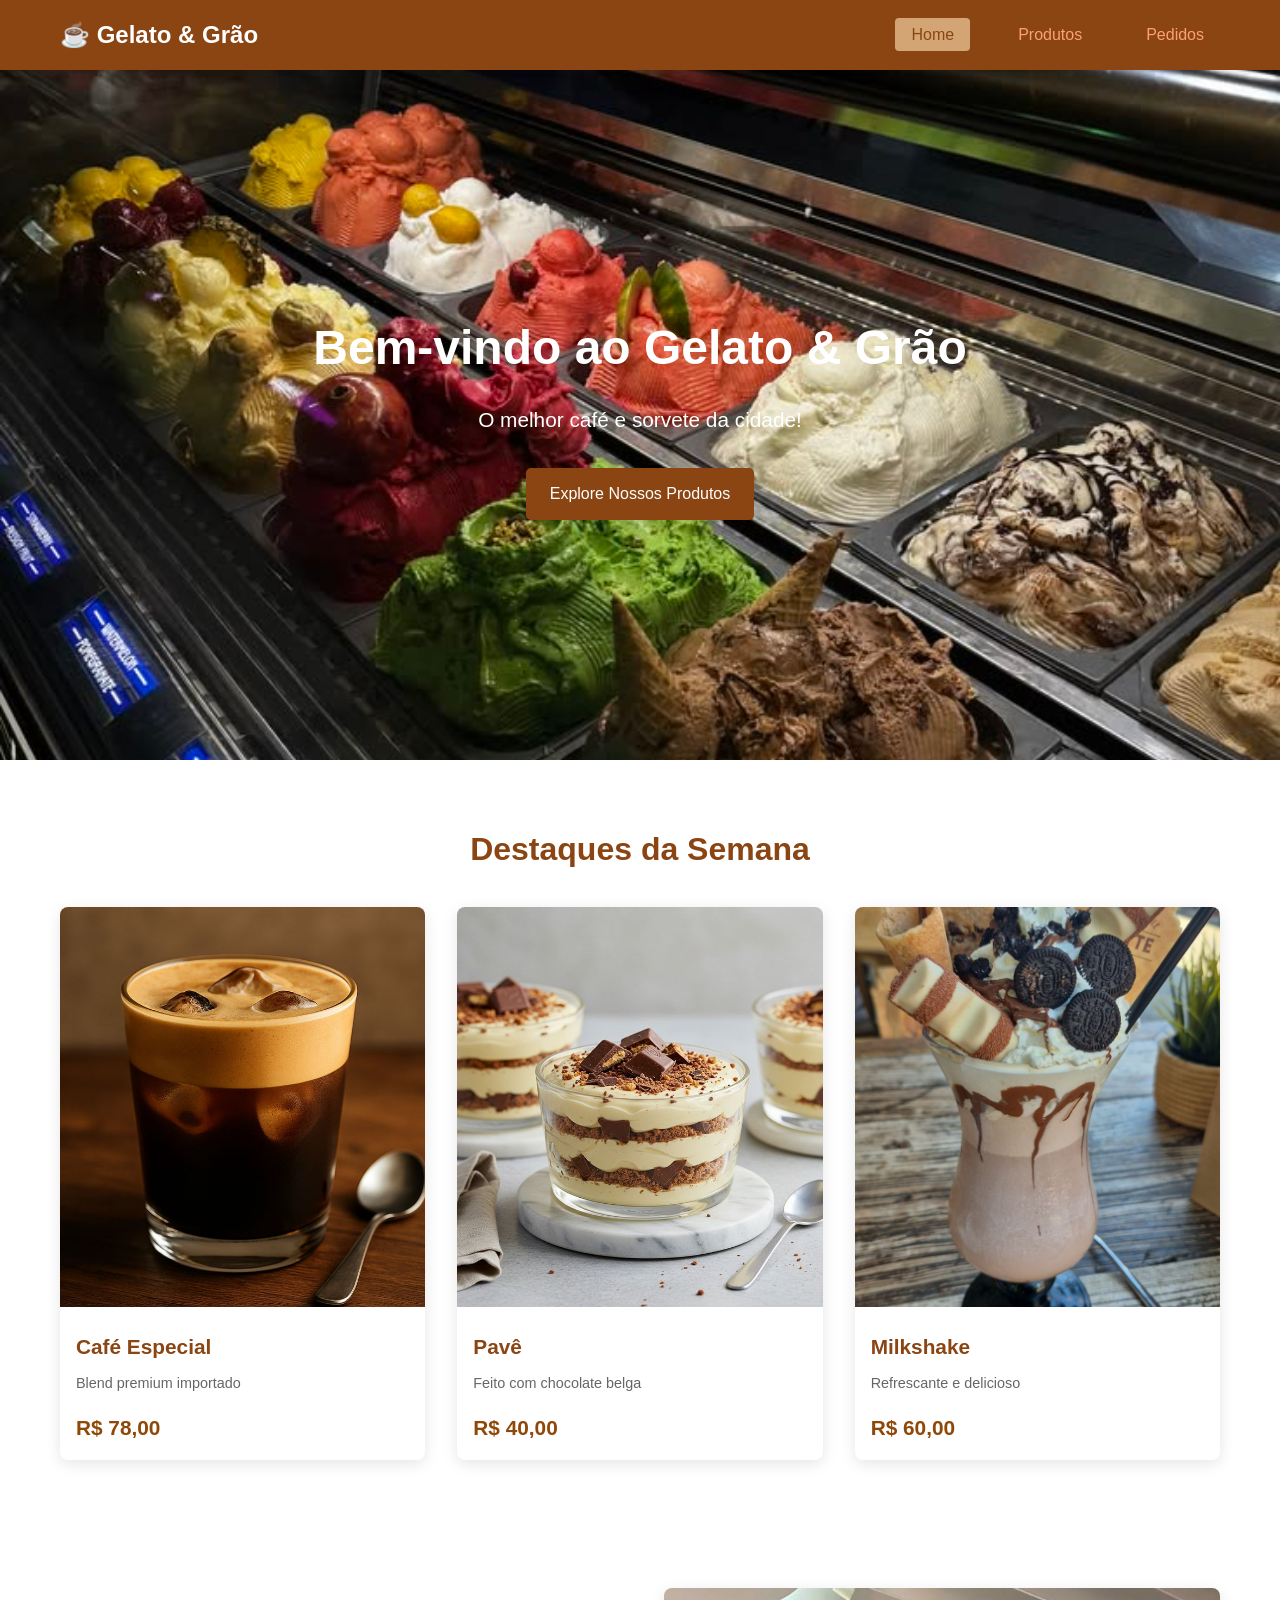
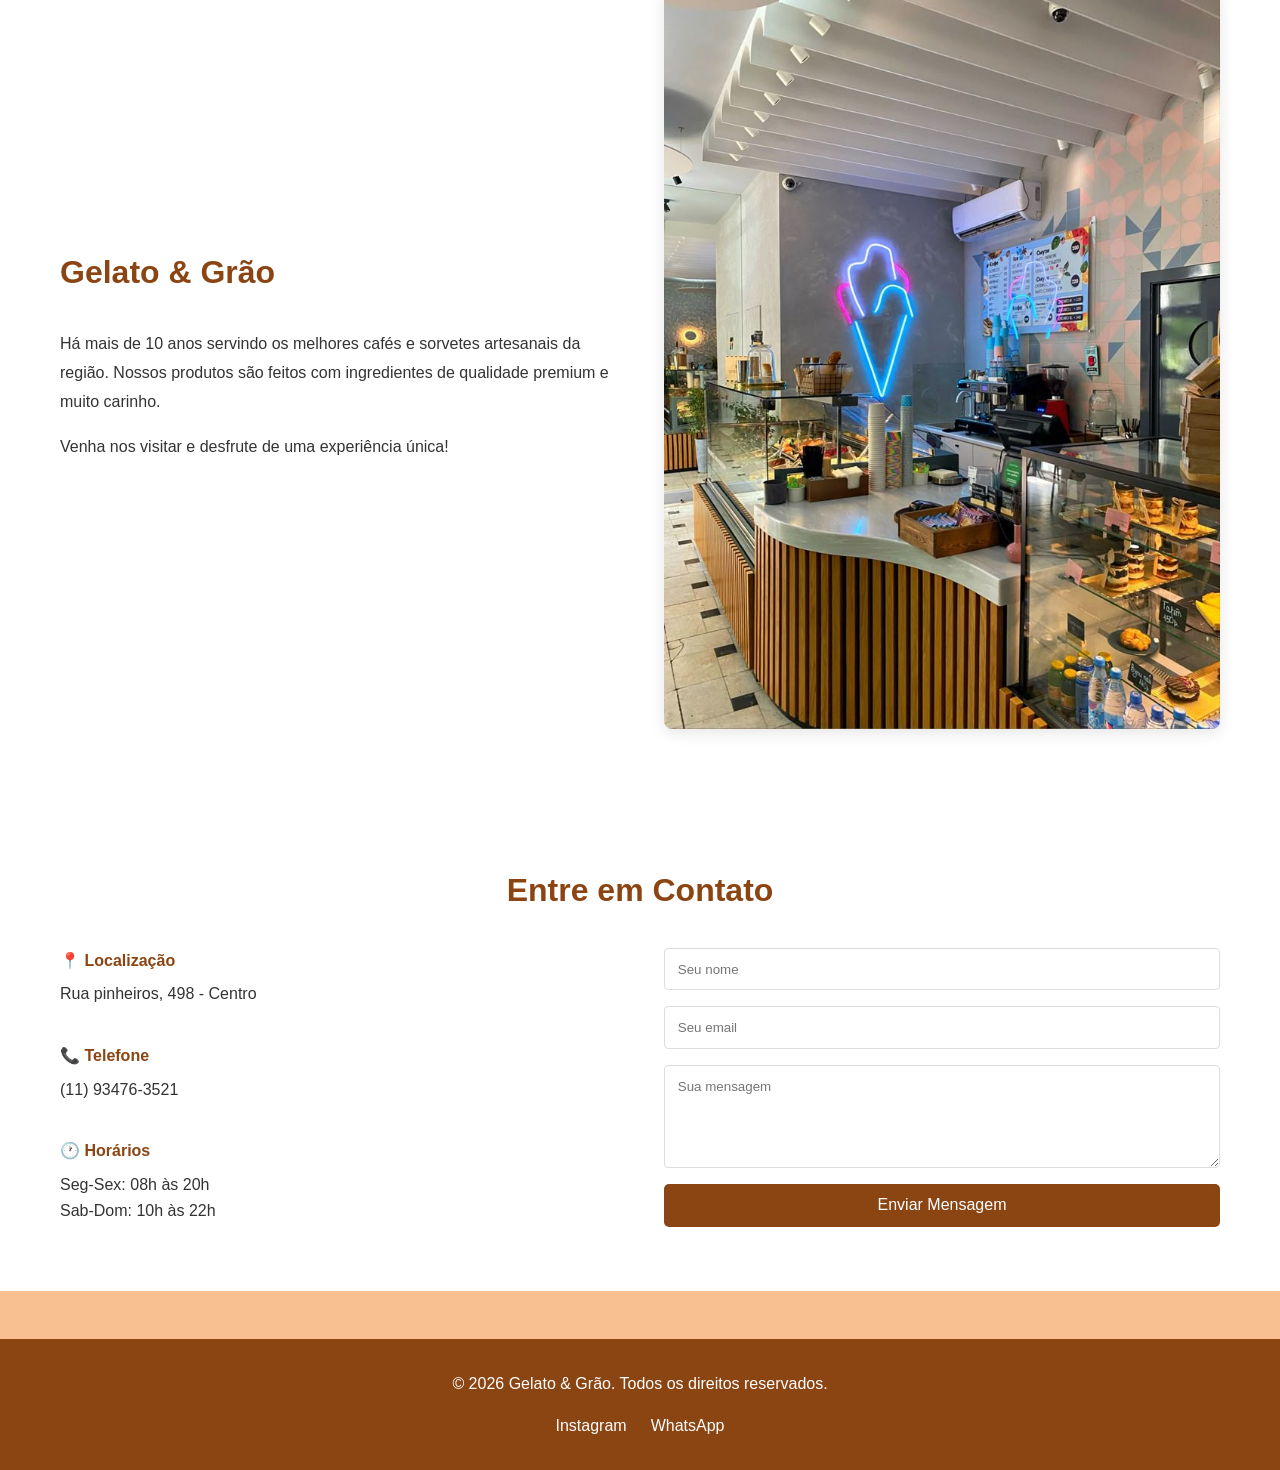
<file: Cafeteria-WEB/index.html>
<!DOCTYPE html>
<html lang="pt-BR">
<head>
    <meta charset="UTF-8">
    <meta name="viewport" content="width=device-width, initial-scale=1.0">
    <title>Café & Sorveteria - Cafeteria e Sorveteria</title>
    <link rel="stylesheet" href="/Cafeteria-WEB/css/style.css">
</head>
<body>
    <!-- HEADER/NAVEGAÇÃO -->
    <header class="header">
        <nav class="navbar">
            <div class="logo">☕ Gelato & Grão</div>
            <ul class="nav-menu">
                <li><a href="../Cafeteria-WEB/index.html" class="active">Home</a></li>
                <li><a href="/Cafeteria-WEB/template/produtos.html">Produtos</a></li>
                <li><a href="/Cafeteria-WEB/template/pedidos.html">Pedidos</a></li>
            </ul>
            <div class="hamburger">
                <span></span>
                <span></span>
                <span></span>
            </div>
        </nav>
    </header>

    <!-- HERO SECTION -->
    <section class="hero">
        <div class="hero-content">
            <h1>Bem-vindo ao Gelato & Grão</h1>
            <p>O melhor café e sorvete da cidade!</p>
            <a href="/Cafeteria-WEB/template/produtos.html" class="btn btn-primary">Explore Nossos Produtos</a>
        </div>
    </section>

    <!-- DESTAQUES -->
    <section class="destaques">
        <div class="container">
            <h2>Destaques da Semana</h2>
            <div class="destaque-grid">
                <div class="destaque-card">
                    <img src="/Cafeteria-WEB/img/cafe-expresso.jpg" alt="Café Especial">
                    <h3>Café Especial</h3>
                    <p>Blend premium importado</p>
                    <span class="preco">R$ 78,00</span>
                </div>
                <div class="destaque-card">
                    <img src="/Cafeteria-WEB/img/pavê.jpg" alt="Pavê">
                    <h3>Pavê</h3>
                    <p>Feito com chocolate belga</p>
                    <span class="preco">R$ 40,00</span>
                </div>
                <div class="destaque-card">
                    <img src="/Cafeteria-WEB/img/milkshake.jpg" alt="Milkshake">
                    <h3>Milkshake</h3>
                    <p>Refrescante e delicioso</p>
                    <span class="preco">R$ 60,00</span>
                </div>
            </div>
        </div>
    </section>

    <!-- SOBRE NÓS -->
    <section class="sobre" id="sobre">
        <div class="container">
            <div class="sobre-content">
                <div class="sobre-text">
                    <h2>Gelato & Grão</h2>
                    <p>Há mais de 10 anos servindo os melhores cafés e sorvetes artesanais da região. Nossos produtos são feitos com ingredientes de qualidade premium e muito carinho.</p>
                    <p>Venha nos visitar e desfrute de uma experiência única!</p>
                </div>
                <div class="sobre-image">
                    <img src="/Cafeteria-WEB/img/sobre.jpg" alt="Nossa loja">
                </div>
            </div>
        </div>
    </section>

    <!-- CONTATO -->
    <section class="contato" id="contato">
        <div class="container">
            <h2>Entre em Contato</h2>
            <div class="contato-content">
                <div class="contato-info">
                    <div class="info-item">
                        <h4>📍 Localização</h4>
                        <p>Rua pinheiros, 498 - Centro</p>
                    </div>
                    <div class="info-item">
                        <h4>📞 Telefone</h4>
                        <p>(11) 93476-3521</p>
                    </div>
                    <div class="info-item">
                        <h4>🕐 Horários</h4>
                        <p>Seg-Sex: 08h às 20h<br>Sab-Dom: 10h às 22h</p>
                    </div>
                </div>
                <form class="contato-form">
                    <input type="text" placeholder="Seu nome" required>
                    <input type="email" placeholder="Seu email" required>
                    <textarea placeholder="Sua mensagem" rows="5" required></textarea>
                    <button type="submit" class="btn btn-primary">Enviar Mensagem</button>
                </form>
            </div>
        </div>
    </section>

    <!-- FOOTER -->
    <footer class="footer">
        <div class="container">
            <p>&copy; 2026 Gelato & Grão. Todos os direitos reservados.</p>
            <div class="social-links">
                <a href="#">Instagram</a>
                <a href="#">WhatsApp</a>
            </div>
        </div>
    </footer>

    <script src="/Cafeteria-WEB/js/script.js"></script>
</body>
</html>
</file>
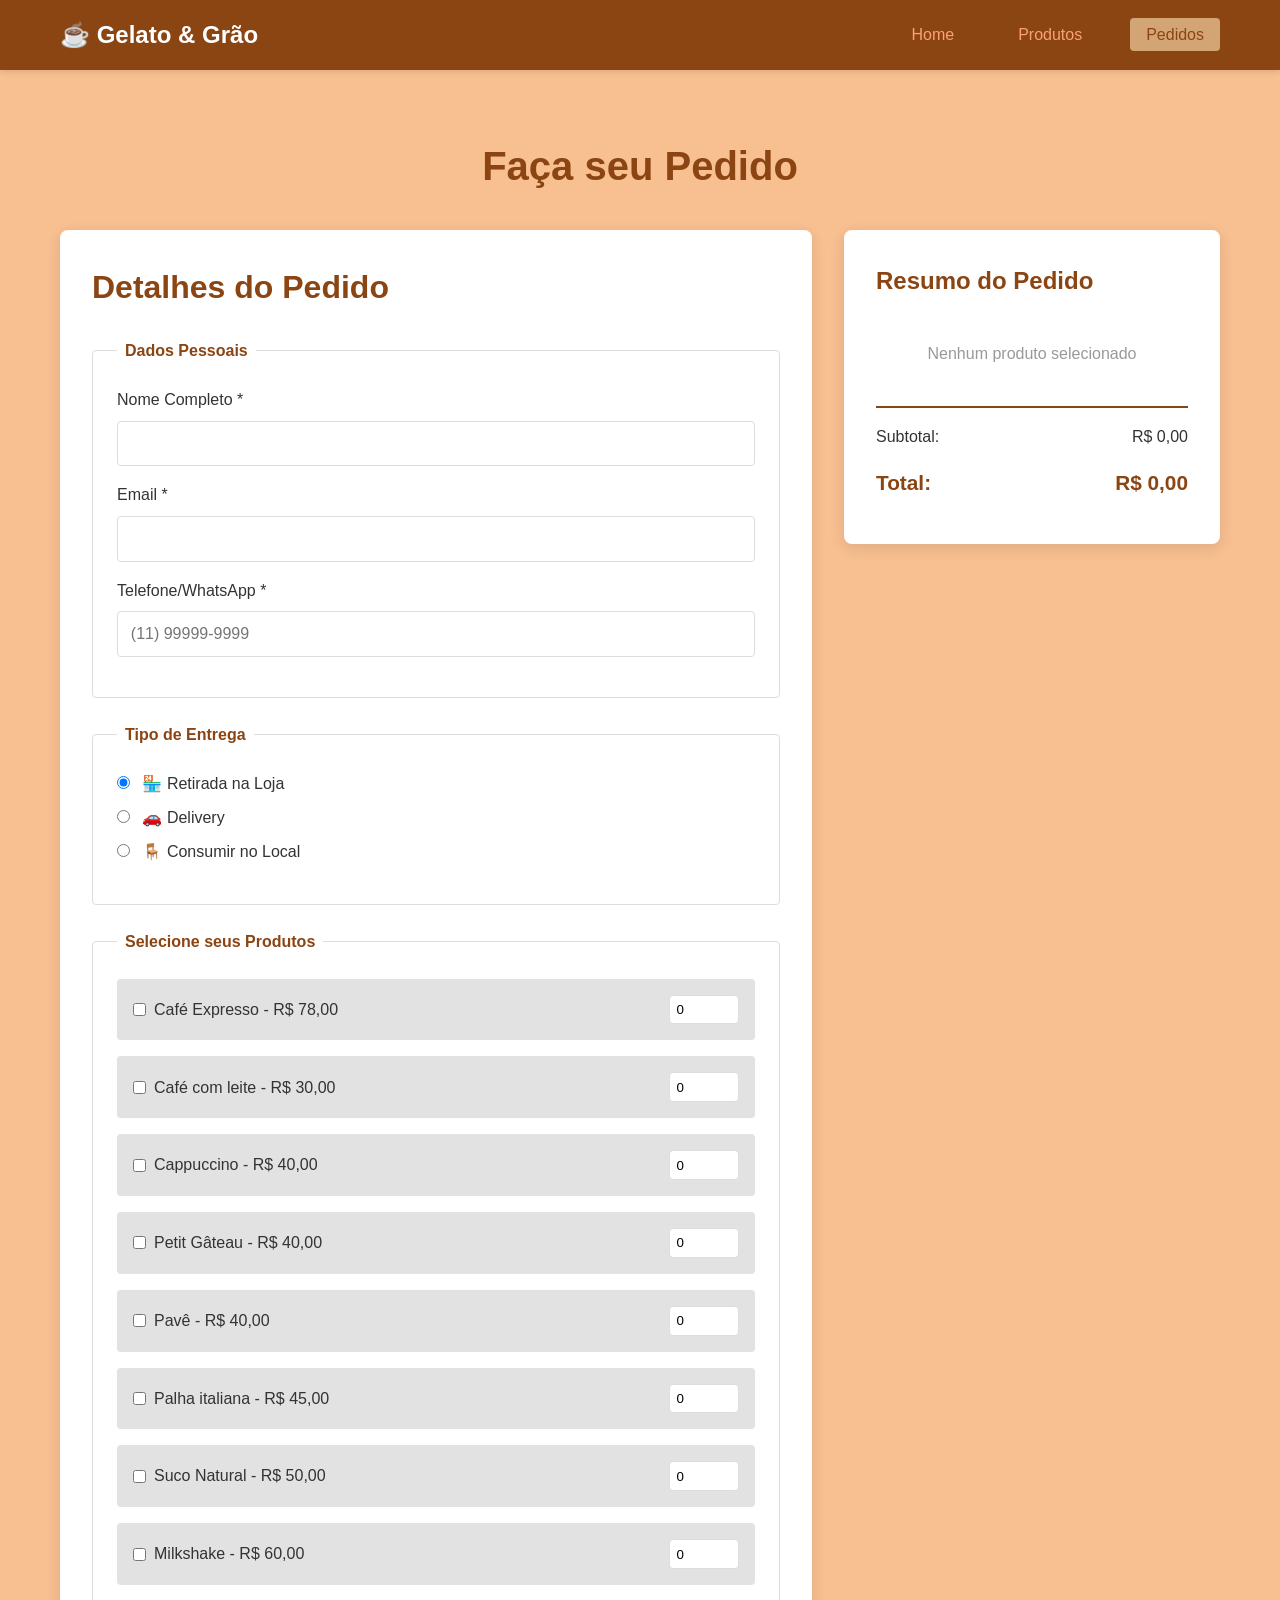
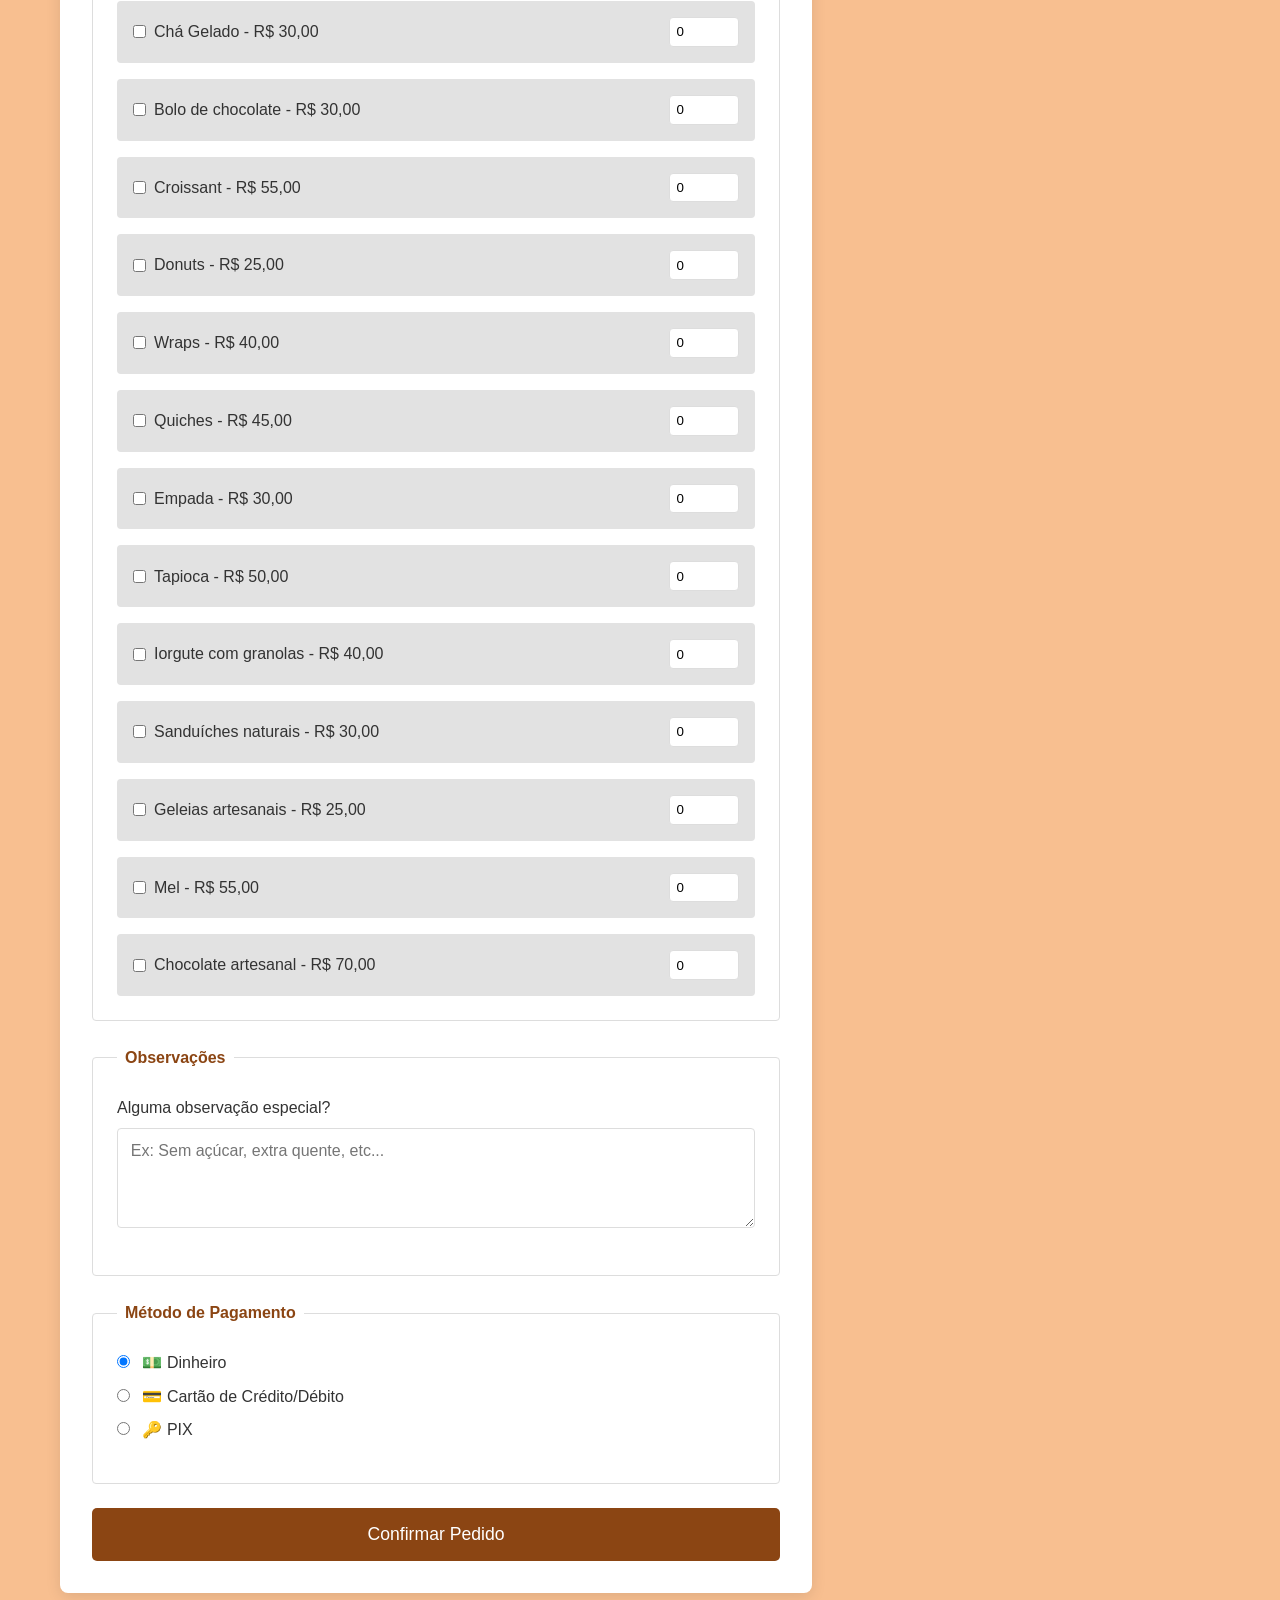
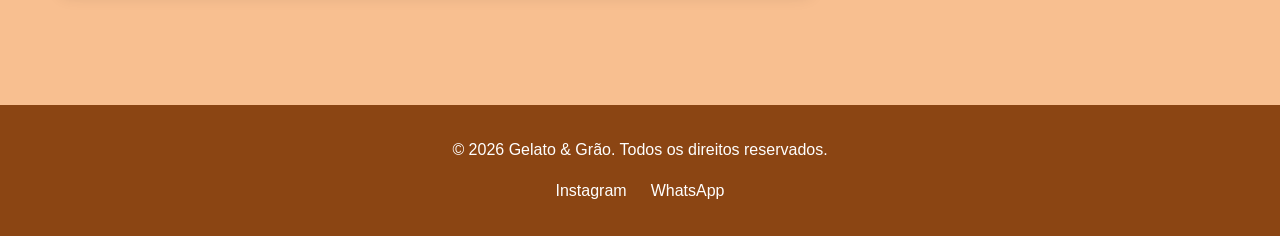
<file: Cafeteria-WEB/template/pedidos.html>
<!DOCTYPE html>
<html lang="pt-BR">
<head>
    <meta charset="UTF-8">
    <meta name="viewport" content="width=device-width, initial-scale=1.0">
    <title>Fazer Pedido - Café & Sorveteria</title>
    <link rel="stylesheet" href="/Cafeteria-WEB/css/style.css">
</head>
<body>
    <!-- HEADER/NAVEGAÇÃO -->
    <header class="header">
        <nav class="navbar">
            <div class="logo">☕ Gelato & Grão</div>
            <ul class="nav-menu">
                <li><a href="/Cafeteria-WEB/index.html">Home</a></li>
                <li><a href="/Cafeteria-WEB/template/produtos.html">Produtos</a></li>
                <li><a href="/Cafeteria-WEB/template/pedidos.html" class="active">Pedidos</a></li>
            </ul>
            <div class="hamburger">
                <span></span>
                <span></span>
                <span></span>
            </div>
        </nav>
    </header>

    <!-- PÁGINA DE PEDIDOS -->
    <section class="pedidos-page">
        <div class="container">
            <h1>Faça seu Pedido</h1>
            
            <div class="pedidos-content">
                <!-- FORMULÁRIO DE PEDIDO -->
                <div class="pedido-form-container">
                    <h2>Detalhes do Pedido</h2>
                    <form class="pedido-form" id="formPedido">
                        <!-- INFORMAÇÕES PESSOAIS -->
                        <fieldset>
                            <legend>Dados Pessoais</legend>
                            <div class="form-group">
                                <label for="nome">Nome Completo *</label>
                                <input type="text" id="nome" name="nome" required>
                            </div>
                            <div class="form-group">
                                <label for="email">Email *</label>
                                <input type="email" id="email" name="email" required>
                            </div>
                            <div class="form-group">
                                <label for="telefone">Telefone/WhatsApp *</label>
                                <input type="tel" id="telefone" name="telefone" placeholder="(11) 99999-9999" required>
                            </div>
                        </fieldset>

                        <!-- TIPO DE ENTREGA -->
                        <fieldset>
                            <legend>Tipo de Entrega</legend>
                            <div class="form-group">
                                <label>
                                    <input type="radio" name="entrega" value="retirada" checked>
                                    🏪 Retirada na Loja
                                </label>
                                <label>
                                    <input type="radio" name="entrega" value="delivery">
                                    🚗 Delivery
                                </label>
                                <label>
                                    <input type="radio" name="entrega" value="presencial">
                                    🪑 Consumir no Local
                                </label>
                            </div>
                        </fieldset>

                        <!-- ENDEREÇO (Mostrado apenas para Delivery) -->
                        <fieldset id="endereco-fieldset" style="display: none;">
                            <legend>Endereço de Entrega</legend>
                            <div class="form-group">
                                <label for="rua">Rua *</label>
                                <input type="text" id="rua" name="rua">
                            </div>
                            <div class="form-row">
                                <div class="form-group">
                                    <label for="numero">Número *</label>
                                    <input type="text" id="numero" name="numero">
                                </div>
                                <div class="form-group">
                                    <label for="complemento">Complemento</label>
                                    <input type="text" id="complemento" name="complemento">
                                </div>
                            </div>
                            <div class="form-group">
                                <label for="bairro">Bairro *</label>
                                <input type="text" id="bairro" name="bairro">
                            </div>
                        </fieldset>

                        <!-- PRODUTOS -->
                        <fieldset>
                            <legend>Selecione seus Produtos</legend>
                            <div class="produtos-pedido">
                                <div class="produto-pedido">
                                    <label>
                                        <input type="checkbox" name="produto" value="cafe-expresso" data-preco="78.00">
                                        Café Expresso - R$ 78,00
                                    </label>
                                    <input type="number" min="0" max="10" value="0" class="quantidade">
                                </div>                                
                                <div class="produto-pedido">
                                    <label>
                                        <input type="checkbox" name="produto" value="cappuccino" data-preco="30.00">
                                        Café com leite - R$ 30,00
                                    </label>
                                    <input type="number" min="0" max="10" value="0" class="quantidade">
                                </div>
                                <div class="produto-pedido">
                                    <label>
                                        <input type="checkbox" name="produto" value="cappuccino" data-preco="40.00">
                                        Cappuccino - R$ 40,00
                                    </label>
                                    <input type="number" min="0" max="10" value="0" class="quantidade">
                                </div>                             
                                <div class="produto-pedido">
                                    <label>
                                        <input type="checkbox" name="produto" value="petit-gateau" data-preco="40.00">
                                        Petit Gâteau - R$ 40,00
                                    </label>
                                    <input type="number" min="0" max="10" value="0" class="quantidade">
                                </div>
                                <div class="produto-pedido">
                                    <label>
                                        <input type="checkbox" name="produto" value="Pavê" data-preco="40.00">
                                        Pavê - R$ 40,00
                                    </label>
                                    <input type="number" min="0" max="10" value="0" class="quantidade">
                                </div>
                                <div class="produto-pedido">
                                    <label>
                                        <input type="checkbox" name="produto" value="palha-italiana" data-preco="45.00">
                                        Palha italiana - R$ 45,00
                                    </label>
                                    <input type="number" min="0" max="10" value="0" class="quantidade">
                                </div>                       
                                <div class="produto-pedido">
                                    <label>
                                        <input type="checkbox" name="produto" value="cappuccino" data-preco="50.00">
                                        Suco Natural - R$ 50,00
                                    </label>
                                    <input type="number" min="0" max="10" value="0" class="quantidade">
                                </div>
                                <div class="produto-pedido">
                                    <label>
                                        <input type="checkbox" name="produto" value="milkshake" data-preco="60.00">
                                        Milkshake - R$ 60,00
                                    </label>
                                    <input type="number" min="0" max="10" value="0" class="quantidade">
                                </div>                              
                                <div class="produto-pedido">
                                    <label>
                                        <input type="checkbox" name="produto" value="cha-gelado" data-preco="30.00">
                                        Chá Gelado - R$ 30,00
                                    </label>
                                    <input type="number" min="0" max="10" value="0" class="quantidade">
                                </div>                    
                                <div class="produto-pedido">
                                    <label>
                                        <input type="checkbox" name="produto" value="bolo de chocolate" data-preco="30.00">
                                        Bolo de chocolate - R$ 30,00
                                    </label>
                                    <input type="number" min="0" max="10" value="0" class="quantidade">
                                </div>                             
                                <div class="produto-pedido">
                                    <label>
                                        <input type="checkbox" name="produto" value="Croissant" data-preco="55.00">
                                        Croissant - R$ 55,00
                                    </label>
                                    <input type="number" min="0" max="10" value="0" class="quantidade">
                                </div>                               
                                <div class="produto-pedido">
                                    <label>
                                        <input type="checkbox" name="produto" value="Donuts" data-preco="25.00">
                                        Donuts - R$ 25,00
                                    </label>
                                    <input type="number" min="0" max="10" value="0" class="quantidade">
                                </div>
                                <div class="produto-pedido">
                                    <label>
                                        <input type="checkbox" name="produto" value="wraps" data-preco="40.00">
                                        Wraps - R$ 40,00
                                    </label>
                                    <input type="number" min="0" max="10" value="0" class="quantidade">
                                </div>
                                <div class="produto-pedido">
                                    <label>
                                        <input type="checkbox" name="produto" value="quiches" data-preco="45.00">
                                        Quiches - R$ 45,00
                                    </label>
                                    <input type="number" min="0" max="10" value="0" class="quantidade">
                                </div>
                                <div class="produto-pedido">
                                    <label>
                                        <input type="checkbox" name="produto" value="empada" data-preco="30.00">
                                        Empada - R$ 30,00
                                    </label>
                                    <input type="number" min="0" max="10" value="0" class="quantidade">
                                </div>
                                <div class="produto-pedido">
                                    <label>
                                        <input type="checkbox" name="produto" value="tapioca" data-preco="50.00">
                                        Tapioca - R$ 50,00
                                    </label>
                                    <input type="number" min="0" max="10" value="0" class="quantidade">
                                </div>
                                <div class="produto-pedido">
                                    <label>
                                        <input type="checkbox" name="produto" value="iorgute" data-preco="40.00">
                                        Iorgute com granolas - R$ 40,00
                                    </label>
                                    <input type="number" min="0" max="10" value="0" class="quantidade">
                                </div>
                                <div class="produto-pedido">
                                    <label>
                                        <input type="checkbox" name="produto" value="sanduiche" data-preco="30.00">
                                        Sanduíches naturais - R$ 30,00
                                    </label>
                                    <input type="number" min="0" max="10" value="0" class="quantidade">
                                </div>
                                <div class="produto-pedido">
                                    <label>
                                        <input type="checkbox" name="produto" value="geleias" data-preco="25.00">
                                        Geleias artesanais - R$ 25,00
                                    </label>
                                    <input type="number" min="0" max="10" value="0" class="quantidade">
                                </div>
                                <div class="produto-pedido">
                                    <label>
                                        <input type="checkbox" name="produto" value="mel" data-preco="55.00">
                                        Mel - R$ 55,00
                                    </label>
                                    <input type="number" min="0" max="10" value="0" class="quantidade">
                                </div>
                                <div class="produto-pedido">
                                    <label>
                                        <input type="checkbox" name="produto" value="chocolate" data-preco="70.00">
                                        Chocolate artesanal - R$ 70,00
                                    </label>
                                    <input type="number" min="0" max="10" value="0" class="quantidade">
                                </div>
                            </div>
                        </fieldset>

                        <!-- OBSERVAÇÕES -->
                        <fieldset>
                            <legend>Observações</legend>
                            <div class="form-group">
                                <label for="observacoes">Alguma observação especial?</label>
                                <textarea id="observacoes" name="observacoes" rows="4" placeholder="Ex: Sem açúcar, extra quente, etc..."></textarea>
                            </div>
                        </fieldset>

                        <!-- MÉTODO DE PAGAMENTO -->
                        <fieldset>
                            <legend>Método de Pagamento</legend>
                            <div class="form-group">
                                <label>
                                    <input type="radio" name="pagamento" value="dinheiro" checked>
                                    💵 Dinheiro
                                </label>
                                <label>
                                    <input type="radio" name="pagamento" value="cartao">
                                    💳 Cartão de Crédito/Débito
                                </label>
                                <label>
                                    <input type="radio" name="pagamento" value="pix">
                                    🔑 PIX
                                </label>
                            </div>
                        </fieldset>

                        <button type="submit" class="btn btn-primary btn-large">Confirmar Pedido</button>
                    </form>
                </div>

                <!-- RESUMO DO PEDIDO -->
                <div class="resumo-container">
                    <div class="resumo-pedido">
                        <h2>Resumo do Pedido</h2>
                        <div id="resumo-itens">
                            <p class="vazio">Nenhum produto selecionado</p>
                        </div>
                        <div class="resumo-totais">
                            <div class="total-linha">
                                <span>Subtotal:</span>
                                <span id="subtotal">R$ 0,00</span>
                            </div>
                            <div class="total-linha" id="entrega-linha" style="display: none;">
                                <span>Entrega:</span>
                                <span id="taxa-entrega">R$ 5,00</span>
                            </div>
                            <div class="total-linha total-final">
                                <span>Total:</span>
                                <span id="total">R$ 0,00</span>
                            </div>
                        </div>
                    </div>
                </div>
            </div>
        </div>
    </section>

    <!-- FOOTER -->
    <footer class="footer">
        <div class="container">
            <p>&copy; 2026 Gelato & Grão. Todos os direitos reservados.</p>
            <div class="social-links">
                <a href="#">Instagram</a>
                <a href="#">WhatsApp</a>
            </div>
        </div>
    </footer>

    <script src="/Cafeteria-WEB/js/script.js"></script>
</body>
</html>
</file>
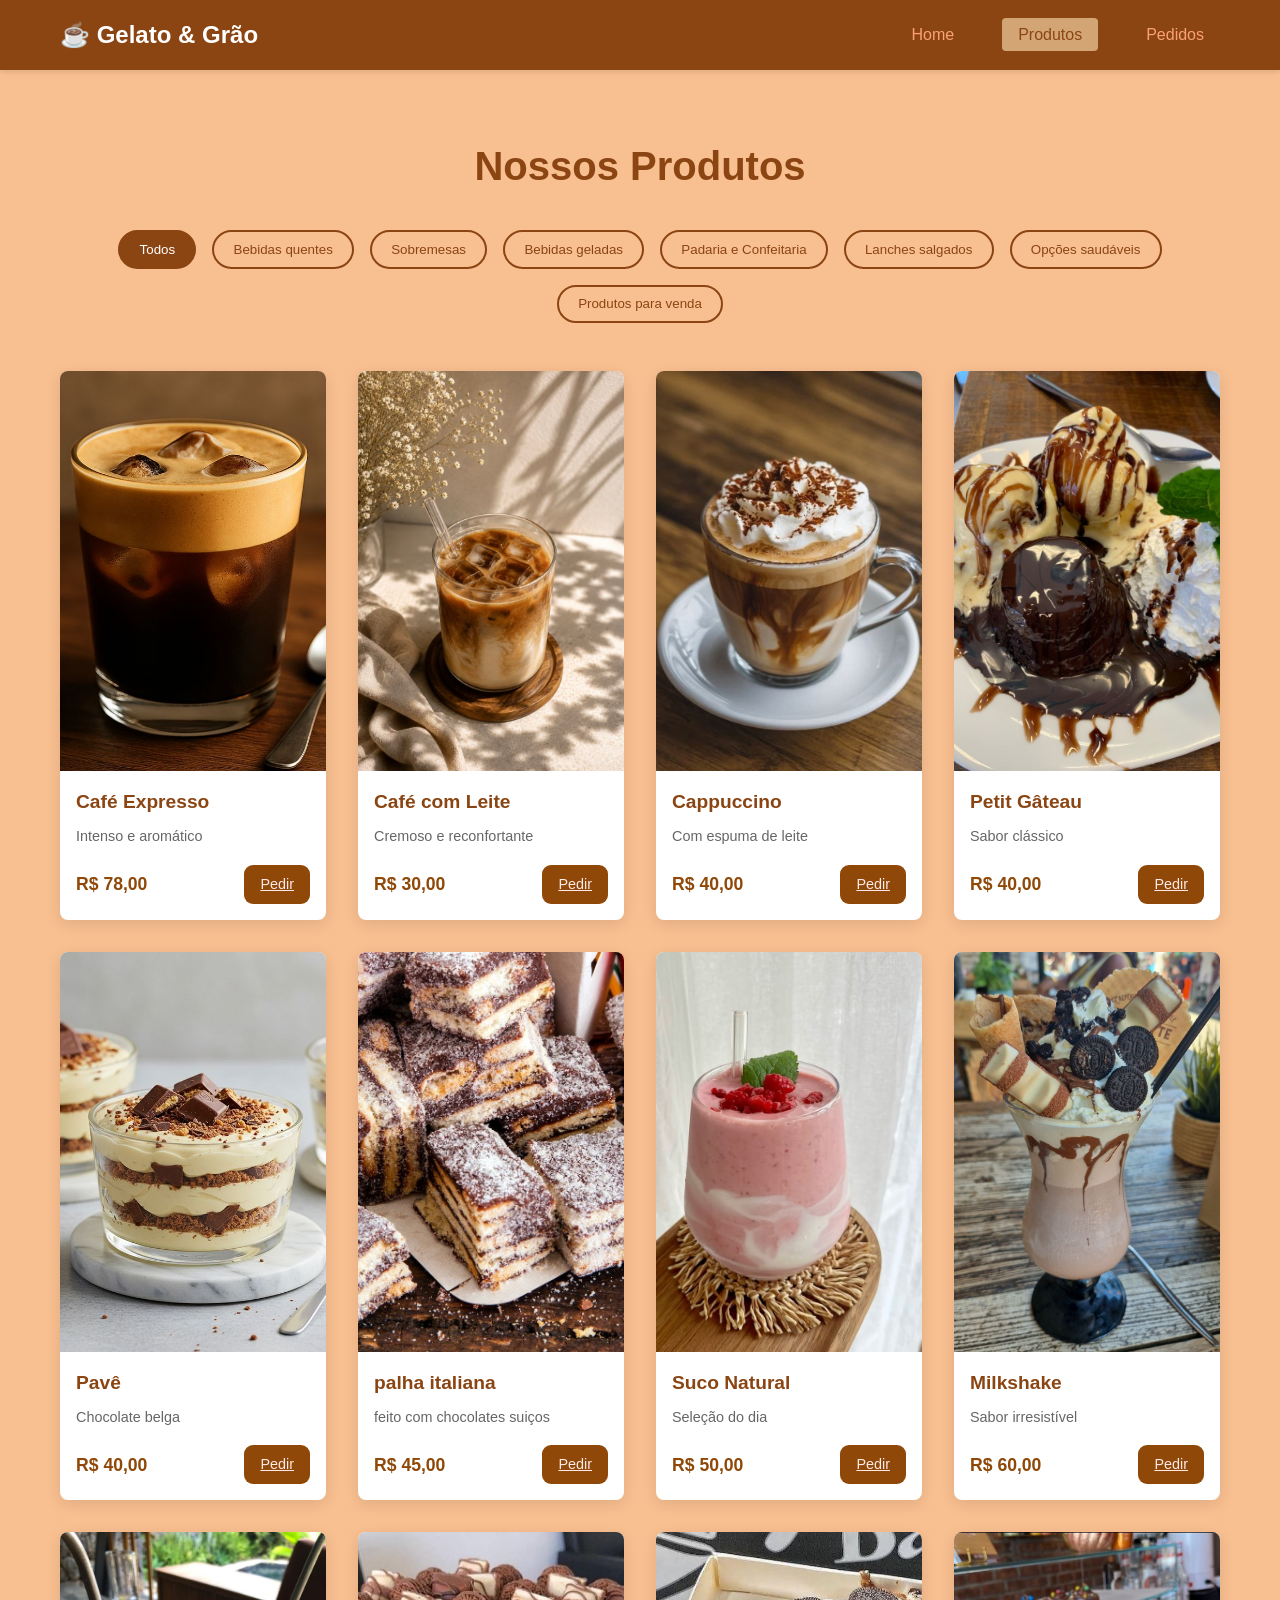
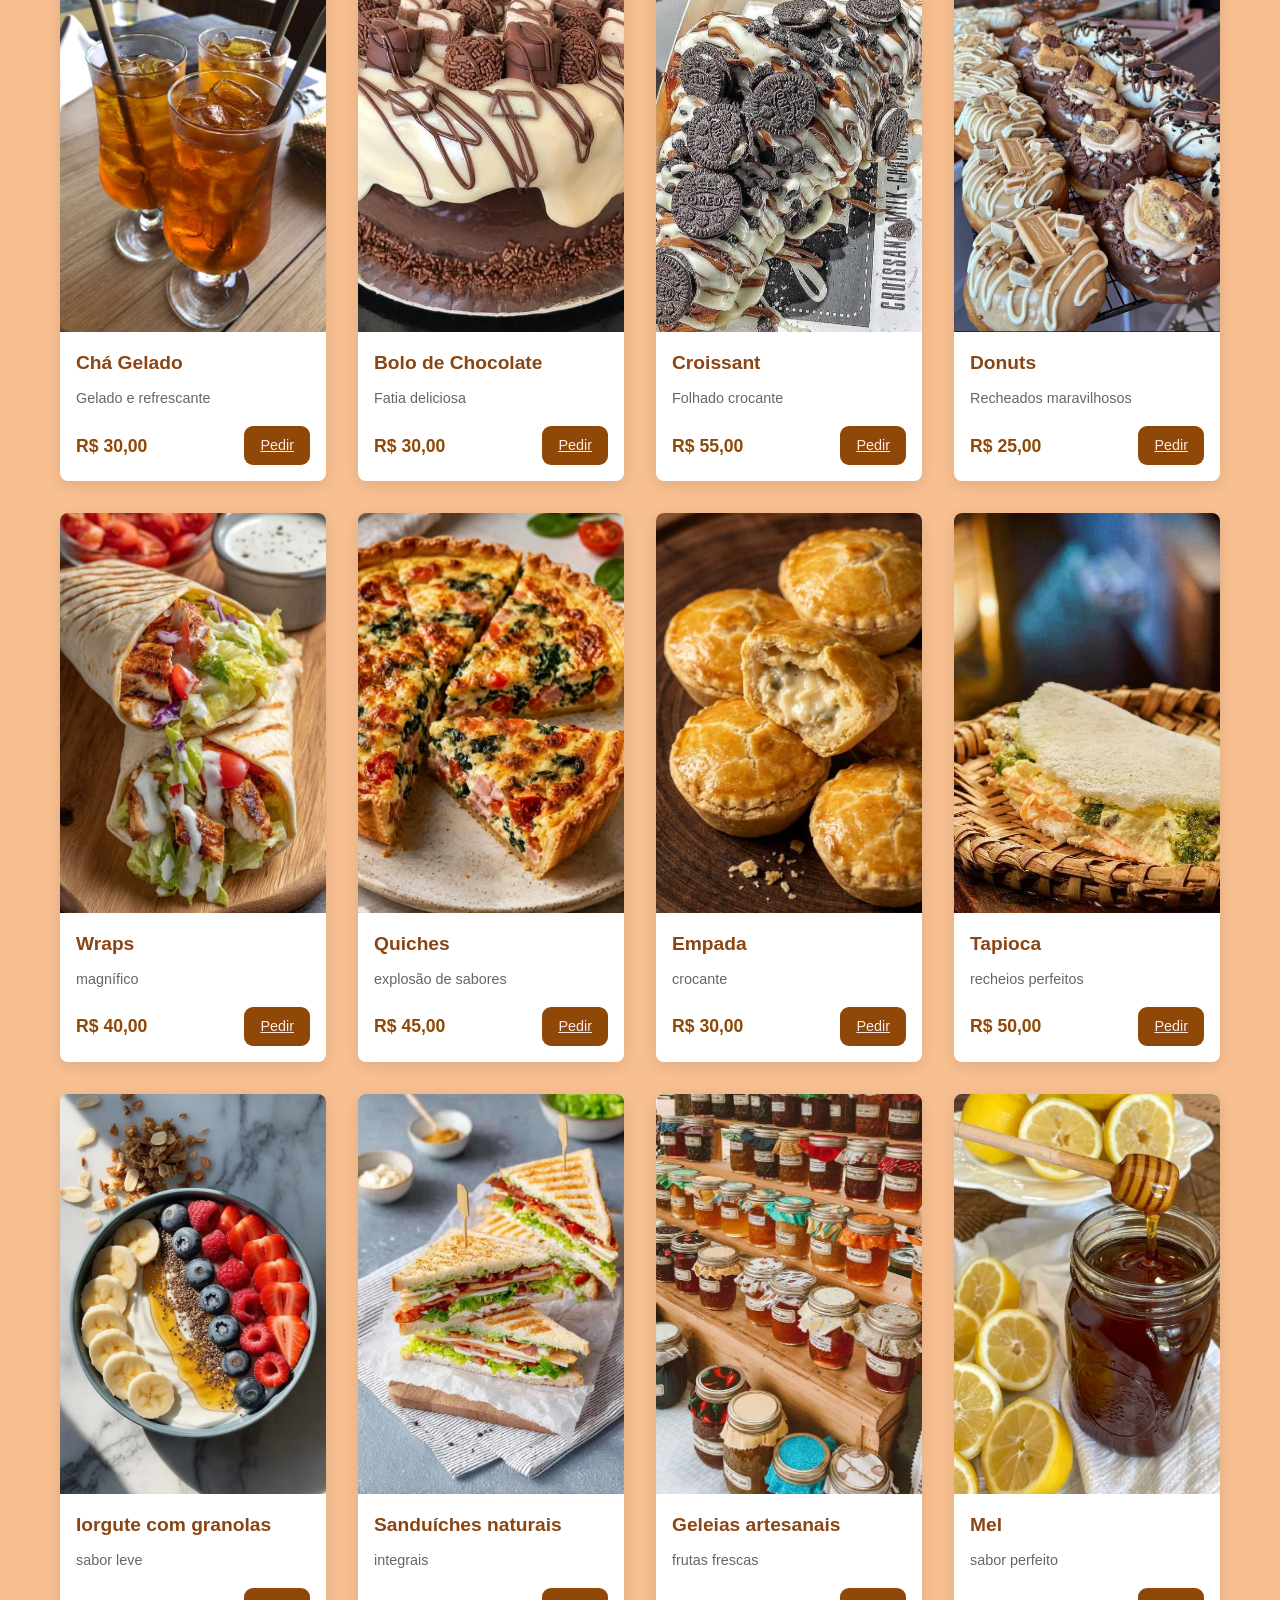
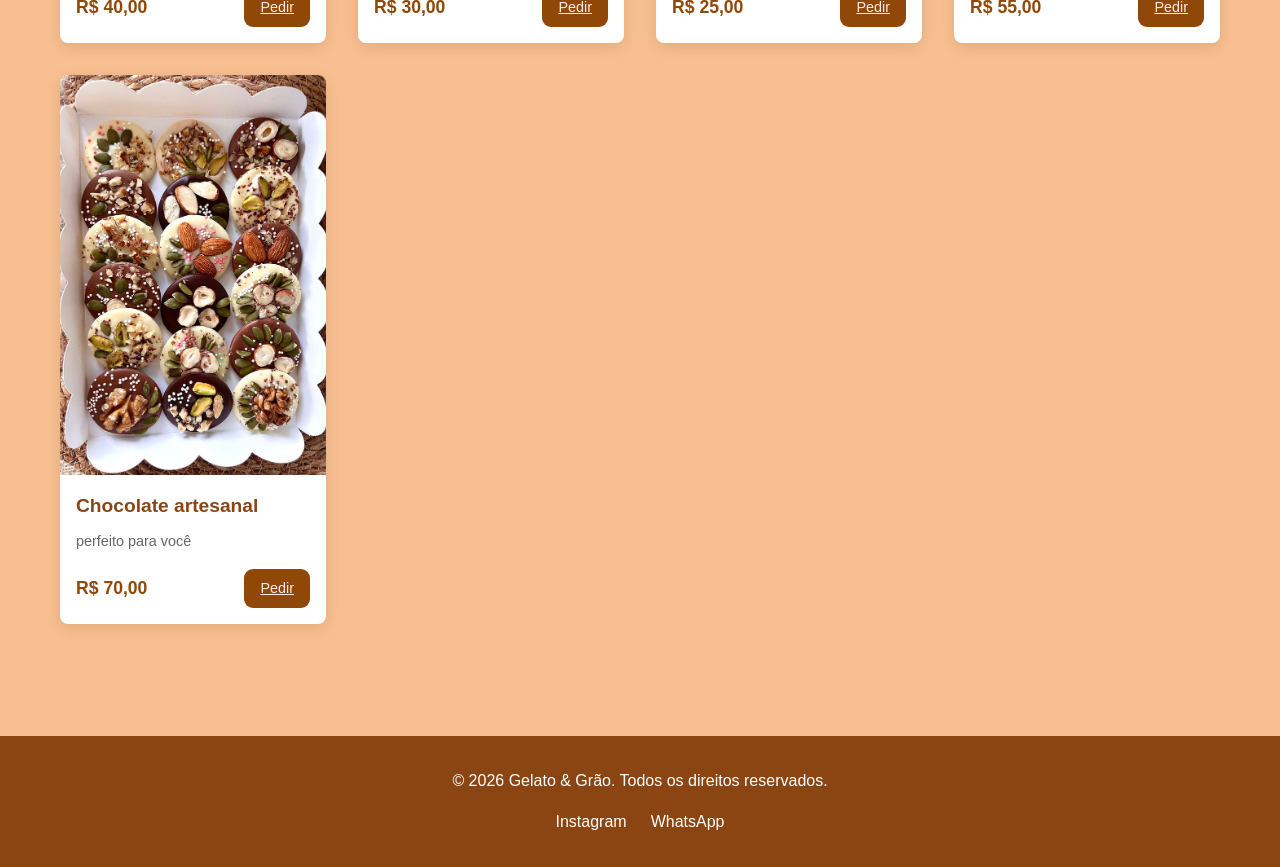
<file: Cafeteria-WEB/template/produtos.html>
<!DOCTYPE html>
<html lang="pt-BR">

<head>
  <meta charset="UTF-8">
  <meta name="viewport" content="width=device-width, initial-scale=1.0">

  <title>Produtos - Café & Sorveteria</title>

  <link rel="stylesheet" href="/Cafeteria-WEB/css/style.css">
</head>

<body>
  <!-- HEADER/NAVEGAÇÃO -->
  <header class="header">
    <nav class="navbar">
      <div class="logo">☕ Gelato & Grão</div>
      <ul class="nav-menu">
        <li><a href="/Cafeteria-WEB/index.html">Home</a></li>
        <li><a href="/Cafeteria-WEB/template/produtos.html" class="active">Produtos</a></li>
        <li><a href="/Cafeteria-WEB/template/pedidos.html">Pedidos</a></li>
      </ul>
      <div class="hamburger">
        <span></span>
        <span></span>
        <span></span>
      </div>
    </nav>
  </header>

  <!-- PÁGINA DE PRODUTOS -->
  <section class="produtos-page">
    <div class="container">
      <h1>Nossos Produtos </h1>

      <!-- FILTROS -->
      <div class="filtros">
        <button class="filtro-btn active" data-filtro="todos">Todos</button>
        <button class="filtro-btn" data-filtro="bebidas quentes">Bebidas quentes</button>
        <button class="filtro-btn" data-filtro="sobremesas">Sobremesas</button>
        <button class="filtro-btn" data-filtro="bebidas geladas">Bebidas geladas</button>
        <button class="filtro-btn" data-filtro="padaria">Padaria e Confeitaria</button>
        <button class="filtro-btn" data-filtro="lanches">Lanches salgados</button>
        <button class="filtro-btn" data-filtro="saudaveis">Opções saudáveis</button>
        <button class="filtro-btn" data-filtro="venda">Produtos para venda</button>
      </div>

      <!-- GRID DE PRODUTOS -->
      <div class="produtos-grid">
        <!-- BEBIDAS QUENTES -->
        <div class="produto-card" data-categoria="bebidas quentes">
          <img src="/Cafeteria-WEB/img/cafe-expresso.jpg" alt="Café Expresso">
          <h3>Café Expresso</h3>
          <p>Intenso e aromático</p>
          <div class="produto-footer">
            <span class="preco">R$ 78,00</span>
            <a href="pedidos.html?produto=cafe-expresso" class="btn-pequeno">Pedir</a>
          </div>
        </div>

        <div class="produto-card" data-categoria="bebidas quentes">
          <img src="/Cafeteria-WEB/img/cafe-com-leite.jpg" alt="Café com Leite">
          <h3>Café com Leite</h3>
          <p>Cremoso e reconfortante</p>
          <div class="produto-footer">
            <span class="preco">R$ 30,00</span>
            <a href="pedidos.html?produto=cafe-com-leite" class="btn-pequeno">Pedir</a>
          </div>
        </div>

        <div class="produto-card" data-categoria="bebidas quentes">
          <img src="/Cafeteria-WEB/img/cappuccino.jpg" alt="Cappuccino">
          <h3>Cappuccino</h3>
          <p>Com espuma de leite</p>
          <div class="produto-footer">
            <span class="preco">R$ 40,00</span>
            <a href="pedidos.html?produto=cappuccino" class="btn-pequeno">Pedir</a>
          </div>
        </div>

        <!-- SOBREMESAS -->
        <div class="produto-card" data-categoria="sobremesas">
          <img src="/Cafeteria-WEB/img/petit-gateau.jpg" alt="Petit gauteau">
          <h3>Petit Gâteau</h3>
          <p>Sabor clássico</p>
          <div class="produto-footer">
            <span class="preco">R$ 40,00</span>
            <a href="pedidos.html?produto=petit-gateau" class="btn-pequeno">Pedir</a>
          </div>
        </div>

        <div class="produto-card" data-categoria="sobremesas">
          <img src="/Cafeteria-WEB/img/pavê.jpg" alt="pavê">
          <h3>Pavê</h3>
          <p>Chocolate belga</p>
          <div class="produto-footer">
            <span class="preco">R$ 40,00</span>
            <a href="pedidos.html?produto=pavê" class="btn-pequeno">Pedir</a>
          </div>
        </div>

        <div class="produto-card" data-categoria="sobremesas">
          <img src="/Cafeteria-WEB/img/palha-italiana.jpg" alt="palha italiana">
          <h3>palha italiana</h3>
          <p>feito com chocolates suiços</p>
          <div class="produto-footer">
            <span class="preco">R$ 45,00</span>
            <a href="pedidos.html?produto=palha-italiana" class="btn-pequeno">Pedir</a>
          </div>
        </div>

        <!-- BEBIDAS GELADAS -->
        <div class="produto-card" data-categoria="bebidas geladas">
          <img src="/Cafeteria-WEB/img/suco-natural.jpg" alt="Suco Natural">
          <h3>Suco Natural</h3>
          <p>Seleção do dia</p>
          <div class="produto-footer">
            <span class="preco">R$ 50,00</span>
            <a href="pedidos.html?produto=suco-natural" class="btn-pequeno">Pedir</a>
          </div>
        </div>

        <div class="produto-card" data-categoria="bebidas geladas">
          <img src="/Cafeteria-WEB/img/milkshake.jpg" alt="Milkshake">
          <h3>Milkshake</h3>
          <p>Sabor irresistível</p>
          <div class="produto-footer">
            <span class="preco">R$ 60,00</span>
            <a href="pedidos.html?produto=milkshake" class="btn-pequeno">Pedir</a>
          </div>
        </div>

        <div class="produto-card" data-categoria="bebidas geladas">
          <img src="/Cafeteria-WEB/img/cha-gelado.jpg" alt="Chá Gelado">
          <h3>Chá Gelado</h3>
          <p>Gelado e refrescante</p>
          <div class="produto-footer">
            <span class="preco">R$ 30,00</span>
            <a href="pedidos.html?produto=cha-gelado" class="btn-pequeno">Pedir</a>
          </div>
        </div>

        <!-- PADARIA E CONFEITARIA -->
        <div class="produto-card" data-categoria="padaria">
          <img src="/Cafeteria-WEB/img/bolo-chocolate.jpg" alt="Bolo de Chocolate">
          <h3>Bolo de Chocolate</h3>
          <p>Fatia deliciosa</p>
          <div class="produto-footer">
            <span class="preco">R$ 30,00</span>
            <a href="pedidos.html?produto=bolo-chocolate" class="btn-pequeno">Pedir</a>
          </div>
        </div>

        <div class="produto-card" data-categoria="padaria">
          <img src="/Cafeteria-WEB/img/croissant.jpg" alt="Croissant">
          <h3>Croissant</h3>
          <p>Folhado crocante</p>
          <div class="produto-footer">
            <span class="preco">R$ 55,00</span>
            <a href="pedidos.html?produto=croissant" class="btn-pequeno">Pedir</a>
          </div>
        </div>

        <div class="produto-card" data-categoria="padaria">
          <img src="/Cafeteria-WEB/img/donuts.jpg" alt="Donuts">
          <h3>Donuts</h3>
          <p>Recheados maravilhosos</p>
          <div class="produto-footer">
            <span class="preco">R$ 25,00</span>
            <a href="pedidos.html?produto=donuts" class="btn-pequeno">Pedir</a>
          </div>
        </div>

          <!-- LANCHES SALGADOS -->
          <div class="produto-card" data-categoria="lanches">
            <img src="/Cafeteria-WEB/img/wraps.jpg" alt="wraps">
            <h3>Wraps</h3>
            <p>magnífico</p>
            <div class="produto-footer">
              <span class="preco">R$ 40,00</span>
              <a href="pedidos.html?produto=wraps" class="btn-pequeno">Pedir</a>
            </div>
          </div>

          <div class="produto-card" data-categoria="lanches">
            <img src="/Cafeteria-WEB/img/quiches.jpg" alt="quiches">
            <h3>Quiches</h3>
            <p>explosão de sabores</p>
            <div class="produto-footer">
              <span class="preco">R$ 45,00</span>
              <a href="pedidos.html?produto=quiches" class="btn-pequeno">Pedir</a>
            </div>
          </div>

          <div class="produto-card" data-categoria="lanches">
            <img src="/Cafeteria-WEB/img/empada.jpg" alt="empada">
            <h3>Empada</h3>
            <p>crocante</p>
            <div class="produto-footer">
              <span class="preco">R$ 30,00</span>
              <a href="pedidos.html?produto=empada" class="btn-pequeno">Pedir</a>
            </div>
          </div>

          <!-- OPÇÕES SAUDÁVEIS -->
          <div class="produto-card" data-categoria="saudaveis">
            <img src="/Cafeteria-WEB/img/tapioca.jpg" alt="tapioca">
            <h3>Tapioca</h3>
            <p>recheios perfeitos</p>
            <div class="produto-footer">
              <span class="preco">R$ 50,00</span>
              <a href="pedidos.html?produto=tapioca" class="btn-pequeno">Pedir</a>
            </div>
          </div>

          <div class="produto-card" data-categoria="saudaveis">
            <img src="/Cafeteria-WEB/img/iorgute.jpg" alt="iorgute">
            <h3>Iorgute com granolas</h3>
            <p>sabor leve</p>
            <div class="produto-footer">
              <span class="preco">R$ 40,00</span>
              <a href="pedidos.html?produto=iorgute" class="btn-pequeno">Pedir</a>
            </div>
          </div>

          <div class="produto-card" data-categoria="saudaveis">
            <img src="/Cafeteria-WEB/img/sanduiches.jpg" alt="sanduiches">
            <h3>Sanduíches naturais</h3>
            <p>integrais</p>
            <div class="produto-footer">
              <span class="preco">R$ 30,00</span>
              <a href="pedidos.html?produto=sanduiches" class="btn-pequeno">Pedir</a>
            </div>
          </div>

          <!-- PRODUTOS PARA VENDA -->
          <div class="produto-card" data-categoria="venda">
            <img src="/Cafeteria-WEB/img/geleias.jpg" alt="geleias">
            <h3>Geleias artesanais</h3>
            <p>frutas frescas</p>
            <div class="produto-footer">
              <span class="preco">R$ 25,00</span>
              <a href="pedidos.html?produto=geleia" class="btn-pequeno">Pedir</a>
            </div>
          </div>
          
          <div class="produto-card" data-categoria="venda">
            <img src="/Cafeteria-WEB/img/mel.jpg" alt="mel">
            <h3>Mel</h3>
            <p>sabor perfeito</p>
            <div class="produto-footer">
              <span class="preco">R$ 55,00</span>
              <a href="pedidos.html?produto=mel" class="btn-pequeno">Pedir</a>
            </div>
          </div> 

          <div class="produto-card" data-categoria="venda">
            <img src="/Cafeteria-WEB/img/chocolate.jpg" alt="chocolate">
            <h3>Chocolate artesanal</h3>
            <p>perfeito para você</p>
            <div class="produto-footer">
              <span class="preco">R$ 70,00</span>
              <a href="pedidos.html?produto=chocolate" class="btn-pequeno">Pedir</a>
            </div>
          </div>


        </div>
      </div>
    </div>
  </section>

  <!-- FOOTER -->
  <footer class="footer">
    <div class="container">
      <p>&copy; 2026 Gelato & Grão. Todos os direitos reservados.</p>
      <div class="social-links">
        <a href="#">Instagram</a>
        <a href="#">WhatsApp</a>
      </div>
    </div>
  </footer>

  <script src="/Cafeteria-WEB/js/script.js"></script>
</body>

</html>
</file>
<file: Cafeteria-WEB/css/style.css>
/* ==================== VARIÁVEIS E RESET ==================== */
:root {
    --cor-primaria: #8B4513;
    --cor-secundaria: #D4A574;
    --cor-destaque: #8f4807;
    --cor-texto: #333;
    --cor-fundo: #f8bf90;
    --cor-cinza: #e2e2e2;
    --transicao: all 0.3s ease;
}

* {
    margin: 0;
    padding: 0;
    box-sizing: border-box;
}

html {
    scroll-behavior: smooth;
}

body {
    font-family: 'Segoe UI', Tahoma, Geneva, Verdana, sans-serif;
    color: var(--cor-texto);
    background-color: var(--cor-fundo);
    line-height: 1.6;
}

/* ==================== CONTAINER ==================== */
.container {
    max-width: 1200px;
    margin: 0 auto;
    padding: 0 20px;
}

/* ==================== HEADER E NAVEGAÇÃO ==================== */
.header {
    background-color: var(--cor-primaria);
    color: white;
    padding: 1rem 0;
    position: sticky;
    top: 0;
    z-index: 1000;
    box-shadow: 0 2px 5px rgba(0, 0, 0, 0.1);
}

.navbar {
    display: flex;
    justify-content: space-between;
    align-items: center;
    max-width: 1200px;
    margin: 0 auto;
    padding: 0 20px;
}

.logo {
    font-size: 1.5rem;
    font-weight: bold;
}

.nav-menu {
    display: flex;
    list-style: none;
    gap: 2rem;
}

.nav-menu a {
    color: rgb(252, 160, 118);
    text-decoration: none;
    transition: var(--transicao);
    padding: 0.5rem 1rem;
    border-radius: 4px;
}

.nav-menu a:hover,
.nav-menu a.active {
    background-color: var(--cor-secundaria);
    color: var(--cor-primaria);
}

.hamburger {
    display: none;
    flex-direction: column;
    cursor: pointer;
}

.hamburger span {
    width: 25px;
    height: 3px;
    background-color: rgb(255, 255, 255);
    margin: 5px 0;
    transition: var(--transicao);
}

/* ==================== HERO SECTION ==================== */
.hero {
    background: linear-gradient(135deg, var(--cor-primaria), var(--cor-secundaria));
    color: white;
    padding: 15rem 4rem;
    text-align: center;
    background-image: url('/Cafeteria-WEB/img/hero-bg.jpg');
    background-size: cover;
    background-position: center;
    background-blend-mode: overlay;
}

.hero-content h1 {
    font-size: 3rem;
    margin-bottom: 1rem;
}

.hero-content p {
    font-size: 1.3rem;
    margin-bottom: 2rem;
}

/* ==================== BOTÕES ==================== */
.btn {
    display: inline-block;
    padding: 0.8rem 1.5rem;
    background-color: var(--cor-primaria);
    color: white;
    text-decoration: none;
    border: none;
    border-radius: 5px;
    cursor: pointer;
    transition: var(--transicao);
    font-size: 1rem;
}

.btn:hover {
    background-color: var(--cor-secundaria);
    color: var(--cor-primaria);
}

.btn-primary {
    background-color: var(--cor-primaria);
}

.btn-primary:hover {
    background-color: #6b3410;
}

.btn-large {
    padding: 1rem 2rem;
    font-size: 1.1rem;
    width: 100%;
}

.btn-pequeno {
    padding: 0.5rem 1rem;
    font-size: 0.9rem;
    background-color: var(--cor-destaque);
    color: #ffe9e9;
    border-radius: 9px;
}

.btn-pequeno:hover {
    background-color: #ac5f2c;
}

/* ==================== SEÇÕES ==================== */
section {
    padding: 4rem 0;
}

section h2 {
    text-align: center;
    font-size: 2rem;
    margin-bottom: 2rem;
    color: var(--cor-primaria);
}

/* ==================== DESTAQUES ==================== */
.destaques {
    background-color: white;
}

.destaque-grid {
    display: grid;
    grid-template-columns: repeat(auto-fit, minmax(280px, 1fr));
    gap: 2rem;
}

.destaque-card {
    background: white;
    border-radius: 8px;
    overflow: hidden;
    box-shadow: 0 4px 15px rgba(0, 0, 0, 0.1);
    transition: var(--transicao);
}

.destaque-card:hover {
    transform: translateY(-10px);
    box-shadow: 0 8px 25px rgba(0, 0, 0, 0.15);
}

.destaque-card img {
    width: 100%;
    height: 400px;
    object-fit: cover;
}

.destaque-card h3 {
    padding: 1rem 1rem 0.5rem;
    font-size: 1.3rem;
    color: var(--cor-primaria);
}

.destaque-card p {
    padding: 0 1rem;
    color: #666;
    font-size: 0.9rem;
}

.destaque-card .preco {
    display: block;
    padding: 1rem;
    font-size: 1.3rem;
    font-weight: bold;
    color: var(--cor-destaque);
}

/* ==================== SOBRE ==================== */
.sobre {
    background-color: white;
}

.sobre-content {
    display: grid;
    grid-template-columns: 1fr 1fr;
    gap: 3rem;
    align-items: center;
}

.sobre-text h2 {
    text-align: left;
}

.sobre-text p {
    margin-bottom: 1rem;
    line-height: 1.8;
}

.sobre-image img {
    width: 100%;
    border-radius: 8px;
    box-shadow: 0 4px 15px rgba(0, 0, 0, 0.1);
}

/* ==================== CONTATO ==================== */
.contato {
    background-color: white;
}

.contato-content {
    display: grid;
    grid-template-columns: 1fr 1fr;
    gap: 3rem;
}

.contato-info {
    display: grid;
    grid-template-columns: 1fr;
    gap: 2rem;
}

.info-item h4 {
    color: var(--cor-primaria);
    margin-bottom: 0.5rem;
}

.contato-form {
    display: grid;
    gap: 1rem;
}

.contato-form input,
.contato-form textarea {
    padding: 0.8rem;
    border: 1px solid #ddd;
    border-radius: 4px;
    font-family: inherit;
}

.contato-form input:focus,
.contato-form textarea:focus {
    outline: none;
    border-color: var(--cor-primaria);
    box-shadow: 0 0 5px rgba(139, 69, 19, 0.3);
}

/* ==================== PÁGINA DE PRODUTOS ==================== */
.produtos-page {
    min-height: 80vh;
}

.produtos-page h1 {
    text-align: center;
    font-size: 2.5rem;
    margin-bottom: 2rem;
    color: var(--cor-primaria);
}

.filtros {
    display: flex;
    justify-content: center;
    gap: 1rem;
    margin-bottom: 3rem;
    flex-wrap: wrap;
}

.filtro-btn {
    padding: 0.6rem 1.2rem;
    border: 2px solid var(--cor-primaria);
    background: transparent;
    color: var(--cor-primaria);
    border-radius: 20px;
    cursor: pointer;
    transition: var(--transicao);
    font-weight: 500;
}

.filtro-btn:hover,
.filtro-btn.active {
    background-color: var(--cor-primaria);
    color: white;
}

.produtos-grid {
    display: grid;
    grid-template-columns: repeat(auto-fill, minmax(250px, 1fr));
    gap: 2rem;
}

.produto-card {
    background: white;
    border-radius: 8px;
    overflow: hidden;
    box-shadow: 0 4px 15px rgba(0, 0, 0, 0.1);
    transition: var(--transicao);
    display: flex;
    flex-direction: column;
}

.produto-card:hover {
    transform: translateY(-8px);
    box-shadow: 0 8px 25px rgba(0, 0, 0, 0.15);
}

.produto-card img {
    width: 100%;
    height: 400px;
    object-fit: cover;
}

.produto-card h3 {
    padding: 1rem 1rem 0.5rem;
    font-size: 1.2rem;
    color: var(--cor-primaria);
}

.produto-card p {
    padding: 0 1rem;
    color: #666;
    font-size: 0.9rem;
    flex-grow: 1;
}

.produto-footer {
    padding: 1rem;
    display: flex;
    justify-content: space-between;
    align-items: center;
    margin-top: auto;
}

.preco {
    font-weight: bold;
    color: var(--cor-destaque);
    font-size: 1.1rem;
}

/* ==================== PÁGINA DE PEDIDOS ==================== */
.pedidos-page {
    min-height: 80vh;
}

.pedidos-page h1 {
    text-align: center;
    font-size: 2.5rem;
    margin-bottom: 2rem;
    color: var(--cor-primaria);
}

.pedidos-content {
    display: grid;
    grid-template-columns: 2fr 1fr;
    gap: 2rem;
}

.pedido-form-container {
    background: white;
    padding: 2rem;
    border-radius: 8px;
    box-shadow: 0 4px 15px rgba(0, 0, 0, 0.1);
}

.pedido-form-container h2 {
    text-align: left;
    margin-bottom: 1.5rem;
}

fieldset {
    border: 1px solid #ddd;
    border-radius: 4px;
    padding: 1.5rem;
    margin-bottom: 1.5rem;
}

legend {
    color: var(--cor-primaria);
    font-weight: bold;
    padding: 0 0.5rem;
}

.form-group {
    margin-bottom: 1rem;
}

.form-group label {
    display: block;
    margin-bottom: 0.5rem;
    font-weight: 500;
    color: var(--cor-texto);
}

.form-group input[type="text"],
.form-group input[type="email"],
.form-group input[type="tel"],
.form-group textarea {
    width: 100%;
    padding: 0.8rem;
    border: 1px solid #ddd;
    border-radius: 4px;
    font-family: inherit;
    font-size: 1rem;
}

.form-group input:focus,
.form-group textarea:focus {
    outline: none;
    border-color: var(--cor-primaria);
    box-shadow: 0 0 5px rgba(139, 69, 19, 0.3);
}

.form-group label input[type="radio"] {
    margin-right: 0.5rem;
}

.form-row {
    display: grid;
    grid-template-columns: 1fr 1fr;
    gap: 1rem;
}

.produtos-pedido {
    display: grid;
    gap: 1rem;
}

.produto-pedido {
    display: flex;
    justify-content: space-between;
    align-items: center;
    padding: 1rem;
    background: var(--cor-cinza);
    border-radius: 4px;
}

.produto-pedido label {
    margin: 0;
    display: flex;
    align-items: center;
    gap: 0.5rem;
}

.produto-pedido input[type="checkbox"] {
    cursor: pointer;
}

.produto-pedido .quantidade {
    width: 70px;
    padding: 0.4rem;
    border: 1px solid #ddd;
    border-radius: 4px;
}

/* ==================== RESUMO DO PEDIDO ==================== */
.resumo-container {
    background: white;
    padding: 2rem;
    border-radius: 8px;
    box-shadow: 0 4px 15px rgba(0, 0, 0, 0.1);
    height: fit-content;
    position: sticky;
    top: 100px;
}

.resumo-pedido h2 {
    text-align: left;
    margin-bottom: 1.5rem;
    font-size: 1.5rem;
}

#resumo-itens {
    margin-bottom: 1.5rem;
    max-height: 400px;
    overflow-y: auto;
}

.resumo-item {
    display: flex;
    justify-content: space-between;
    padding: 0.8rem;
    border-bottom: 1px solid #eee;
    font-size: 0.9rem;
}

.resumo-item-nome {
    color: var(--cor-texto);
}

.resumo-item-preco {
    color: var(--cor-destaque);
    font-weight: bold;
}

.vazio {
    color: #999;
    text-align: center;
    padding: 1rem;
}

.resumo-totais {
    border-top: 2px solid var(--cor-primaria);
    padding-top: 1rem;
}

.total-linha {
    display: flex;
    justify-content: space-between;
    margin-bottom: 0.8rem;
    font-size: 1rem;
}

.total-final {
    font-size: 1.3rem;
    font-weight: bold;
    color: var(--cor-primaria);
    margin-top: 1rem;
}

/* ==================== FOOTER ==================== */
.footer {
    background-color: var(--cor-primaria);
    color: white;
    padding: 2rem 0;
    margin-top: 3rem;
    text-align: center;
}

.social-links {
    margin-top: 1rem;
    display: flex;
    justify-content: center;
    gap: 1.5rem;
}

.social-links a {
    color: white;
    text-decoration: none;
    transition: var(--transicao);
}

.social-links a:hover {
    color: var(--cor-secundaria);
}

/* ==================== RESPONSIVO ==================== */
@media (max-width: 768px) {
    .hamburger {
        display: flex;
    }

    .nav-menu {
        position: absolute;
        left: -100%;
        top: 70px;
        flex-direction: column;
        background-color: var(--cor-primaria);
        width: 100%;
        text-align: center;
        transition: 0.3s;
        gap: 0;
    }

    .nav-menu.active {
        left: 0;
    }

    .hero-content h1 {
        font-size: 2rem;
    }

    .hero-content p {
        font-size: 1.1rem;
    }

    .sobre-content,
    .contato-content,
    .pedidos-content {
        grid-template-columns: 1fr;
    }

    .resumo-container {
        position: static;
    }

    .filtros {
        flex-wrap: wrap;
    }

    .produtos-grid {
        grid-template-columns: repeat(auto-fill, minmax(200px, 1fr));
    }

    .form-row {
        grid-template-columns: 1fr;
    }
}

@media (max-width: 480px) {
    .destaque-grid,
    .produtos-grid {
        grid-template-columns: 1fr;
    }

    .hero-content h1 {
        font-size: 1.5rem;
    }

    .btn-large {
        padding: 0.8rem 1rem;
    }

    .contato-info {
        grid-template-columns: 1fr;
    }

    .resumo-item {
        font-size: 0.8rem;
    }
}
</file>
